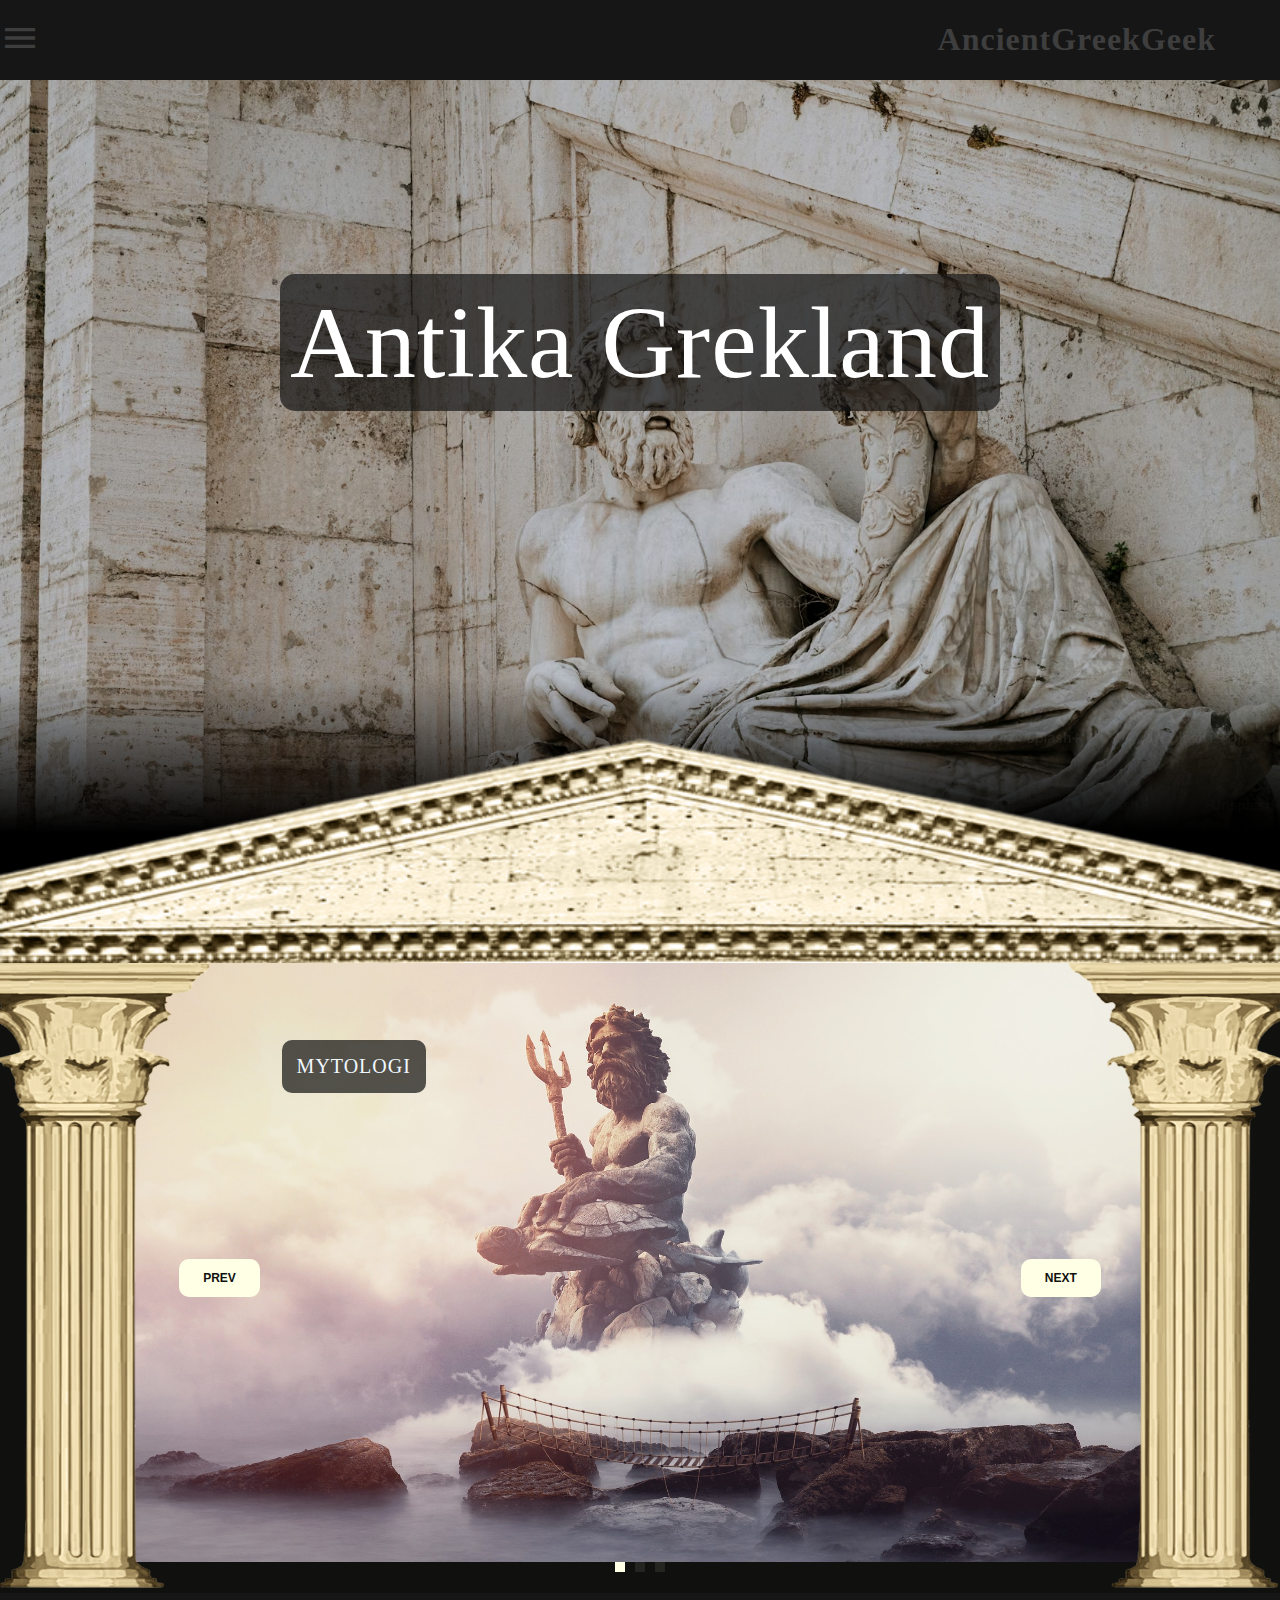
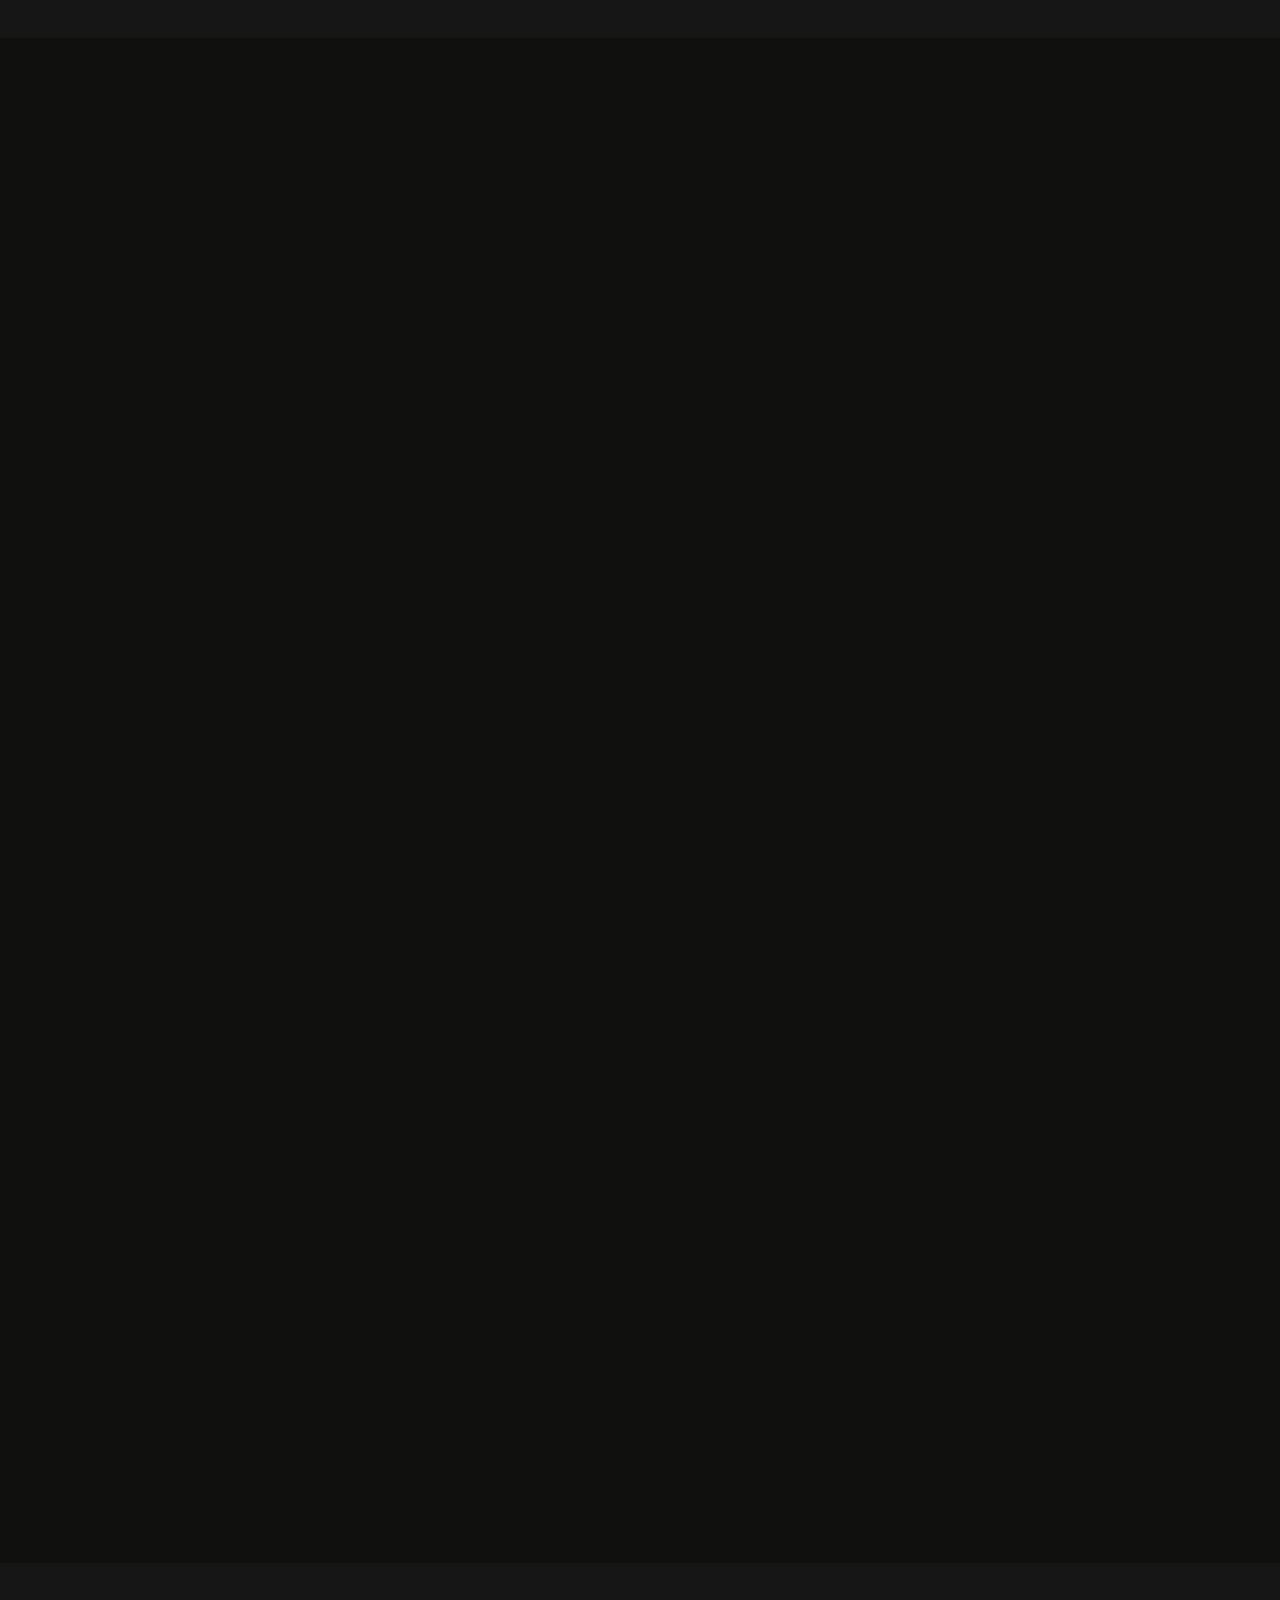
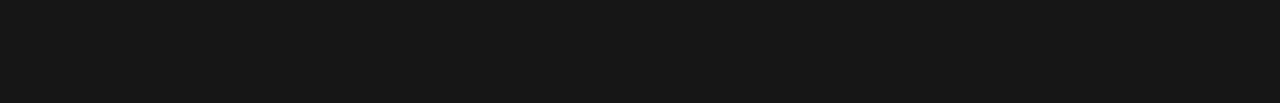
<file: index.html>
<!--
### Hamburgermeny ###
1. Förstå dokumentets struktur samt CSS.
2. Lägg till Javascript-fil
3. Få hamburgermeny att synas
4. Få fade-layer att synas och fungera
5. Lägg till eventlisteners istället för onclick



-->
<!DOCTYPE html>
<html lang="en">
<head>
    <meta charset="UTF-8">
    <meta name="viewport" content="width=device-width, initial-scale=1.0">
    <meta http-equiv="X-UA-Compatible" content="ie=edge">
    <title>AncientGreekGeek</title>
    <link href="https://fonts.googleapis.com/icon?family=Material+Icons" rel="stylesheet">
    <link rel="stylesheet" href="css/main.css">
</head>
<body>


    
    <div class="menu">
        <a class="clickable" href="index.html">Home page</a>
        <a class="clickable" href="mytology.html">mytologi</a>
        <a class="clickable" href="historia.html">historia</a>
        <a class="clickable" href="filosofi.html">filosfi</a>
    </div>


    <div class="fade-layer"></div>

    <div class="wrapper">

        <nav>
            <div class="menu-button clickable">
                <i class="material-icons">menu</i>
            </div>

            <div class="clickable" id="logo">
                <a href="index.html"><h1>AncientGreekGeek</h1></a>
            </div>
        </nav>

        <header>
            <h1 id="header_title">Antika Grekland</h1>
            <img src="img/building_top_crop.png" alt="top of buildning" class="building_top">

        </header>

        <!-- <main>      

            <div class="carousel">
                <button class="prev">Prev</button>
                <a href=""><img src="img/bumkin.jpg" alt="image 1"></a>
                <a href=""><img src="img/borste.jpg" alt="image 3"></a>
                <a href=""><img src="img/cute_little_guy.webp" alt="image 2"> </a>
               
                <button class="next">Next</button>
            </div>
        </main> -->

        <main>

            <img src="img/pillar.png" alt="first pillar" id="pillar1">
            <img src="img/pillar.png" alt="secont pillar" id="pillar2">

            <div class="carousel-container">
                <div class="carousel">
                  <div class="item active">
                    <a href="mytology.html">
                        <img src="img/poseidon.jpg" alt="Mytologi" />
                    </a>
                    <p class="caption">Mytologi</p>
                  </div>
                  <div class="item">
                    <a href="historia.html">
                        <img id="carousel_historia" src="img/spartan.jpg" alt="historia" />
                    </a>
                    <p class="caption">Historia</p>
                  </div>
                  <div class="item">
                    <a href="filosofi.html">
                        <img id="carousel_philosophy" src="img/philosophers.jpg" alt="Filosofi" />
                    </a>

                    <p class="caption">Filosofier</p>
                  </div>
                </div>
                <button class="btn prev">Prev</button>
                <button class="btn next">Next</button>
                <div class="dots"></div>
            </div>

        </main>

        <div class="ribbon"></div>




        <div id="big_profile" class="js-scroll">
            <div class="profile_pic">
                <img class="profile_img" src="img/poseidon.jpg" alt="bild">
            </div>
            <div class="profile_text">
                <h3>mytologi</h3>
                <p>Lorem, ipsum dolor sit amet consectetur adipisicing elit. Ducimus expedita, eaque labore a quas dolor.</p>
                <div class="read_more_button">
                    <a href="mytology.html">read more</a>
                </div>    
            </div>
            
        </div>
        <div id="big_profile2" class="js-scroll">
            <div class="profile_pic">
                <img class="profile_img" src="img/spartan.jpg" alt="bild">
            </div>
            <div class="profile_text" id="reverse">
                <h3>Historia</h3>
                <p>Lorem ipsum dolor sit amet, consectetur adipisicing elit. Dolores explicabo, atque, officiis soluta voluptatibus nulla, a mollitia velit necessitatibus porro repellat! Ut in dolore earum officiis quibusdam iste nihil doloribus!.</p>
                <div class="read_more_button">
                    <a href="historia.html">read more</a>
                </div>    
            </div>
            
        </div>
        <div id="big_profile3" class="js-scroll">
            <div class="profile_pic">
                <img class="profile_img" src="img/philosophers.jpg" alt="bild">
            </div>
            <div class="profile_text">
                <h3>Filosofi</h3>
                <p>Lorem ipsum dolor sit amet consectetur adipisicing elit. Consequatur quas sapiente illo et dolorum sequi atque aut asperiores minus eum, molestiae totam at exercitationem neque sit quod reiciendis aliquam. Sed? </p>   
                <div class="read_more_button">
                    <a href="filosofi.html">read more</a>
                </div>         
            </div>
            
        </div>

        <aside>
            <a href="#">Item 1</a>
            <a href="#">Item 2</a>
            <a href="#">Item 3</a>
            <a href="#">Item 4</a>
            <a href="#">Item 5</a>
        </aside>

        <footer></footer>
    </div>
    <script src= "js/main.js"></script>
</body>
</html>
</file>
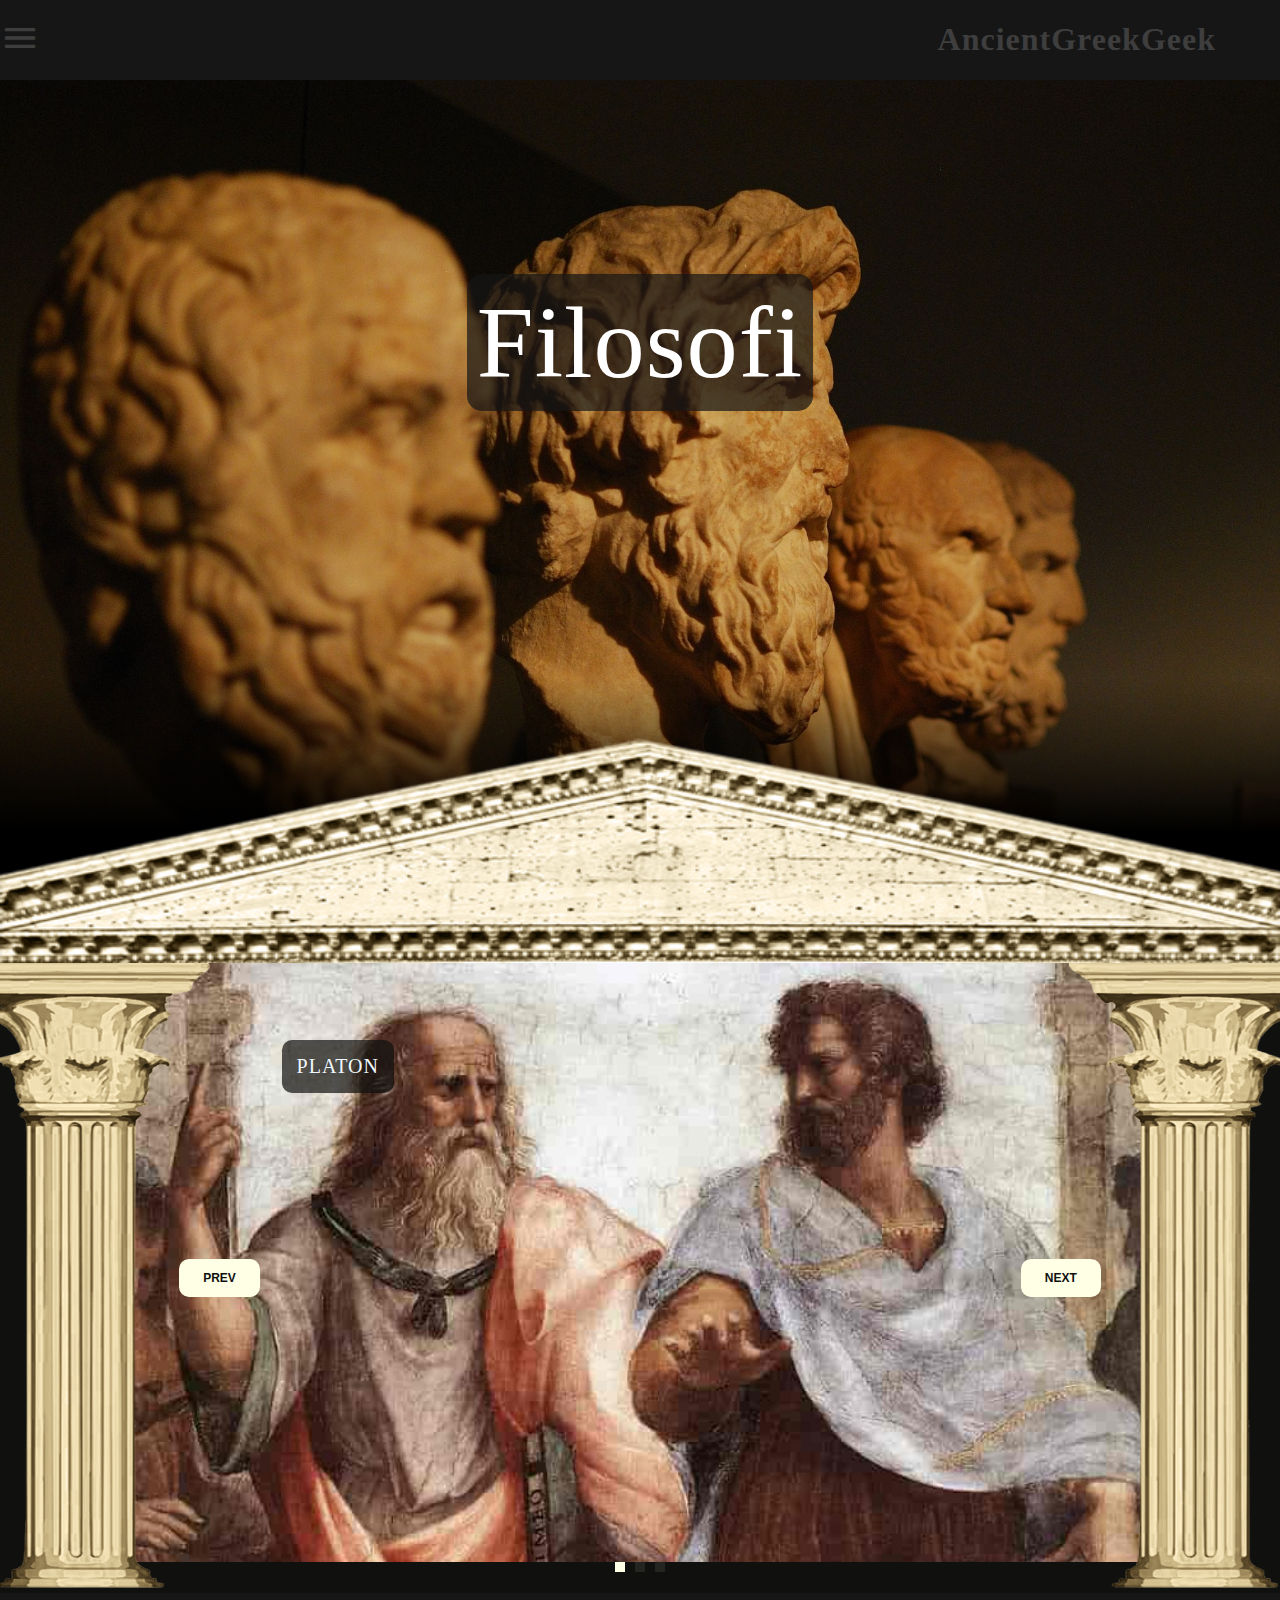
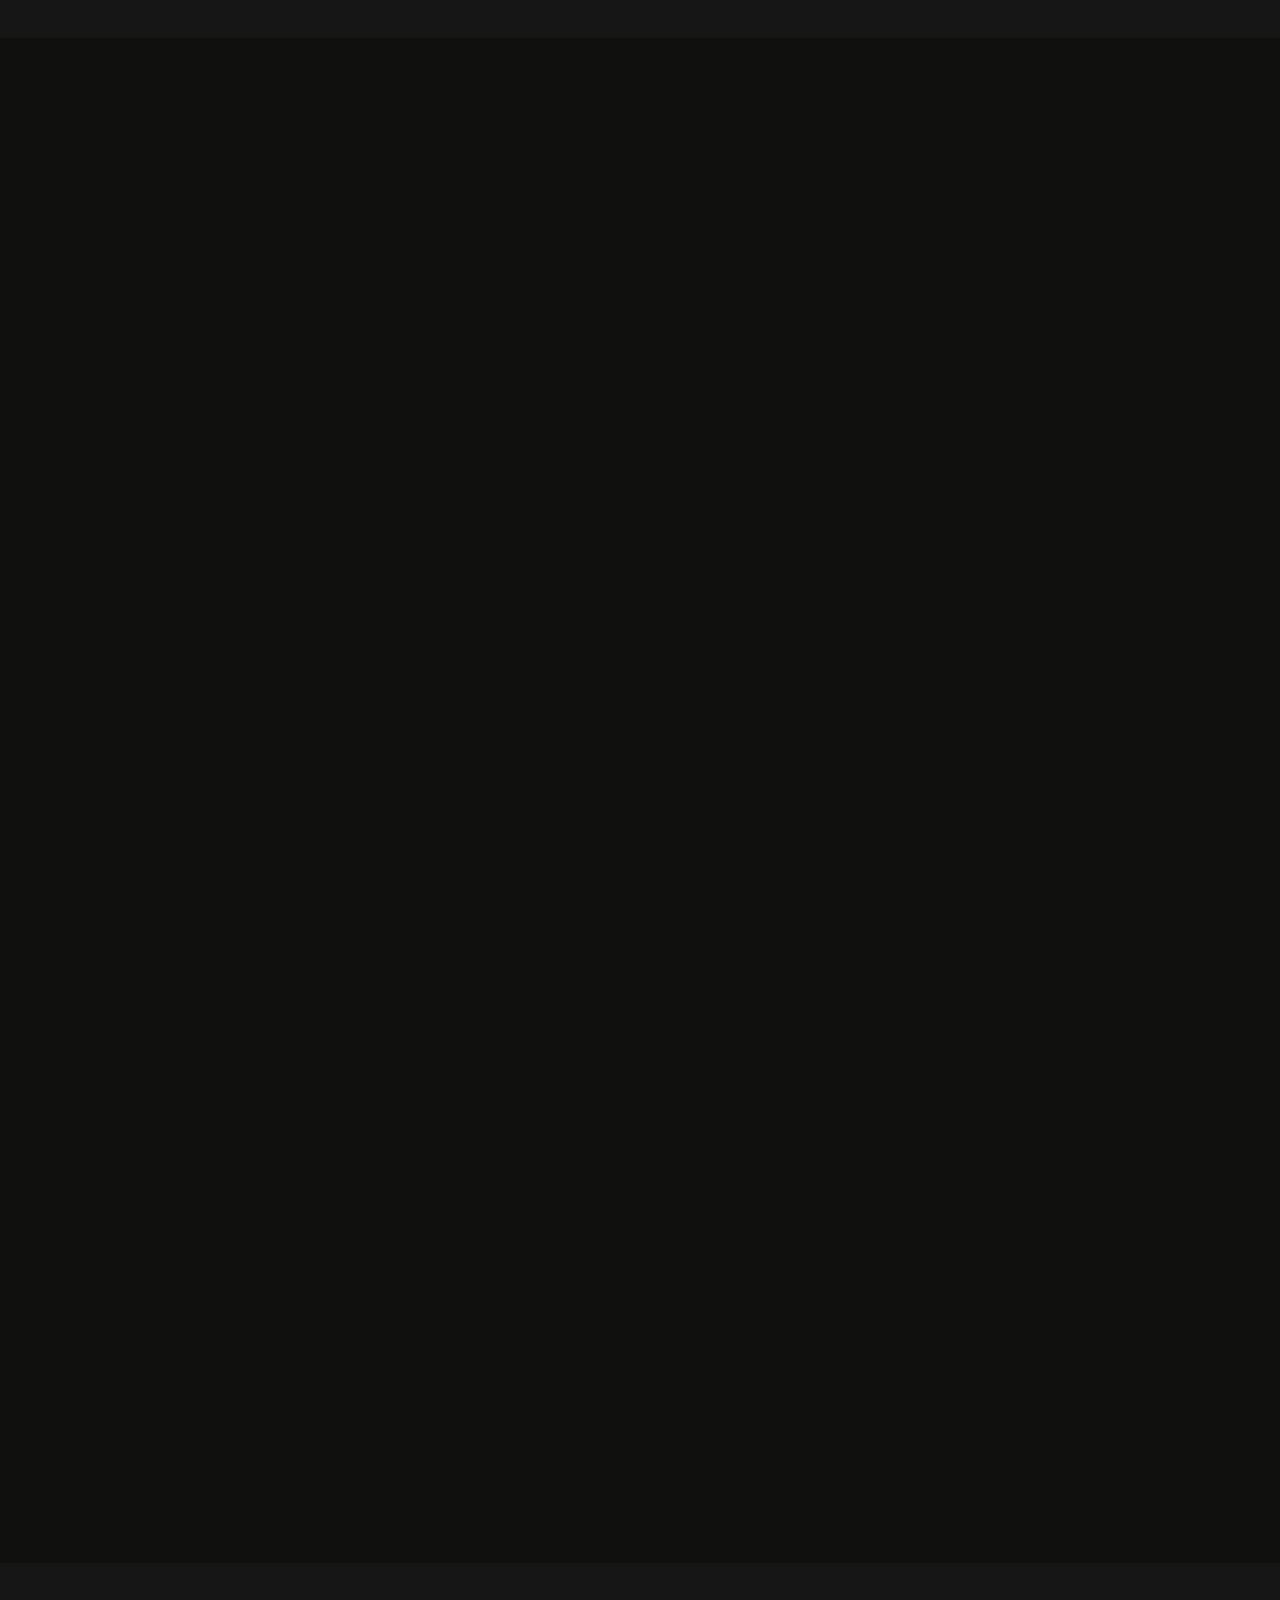
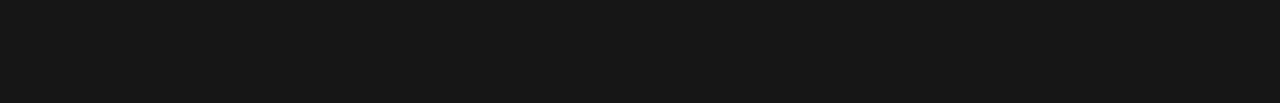
<file: filosofi.html>
<!--
### Hamburgermeny ###
1. Förstå dokumentets struktur samt CSS.
2. Lägg till Javascript-fil
3. Få hamburgermeny att synas
4. Få fade-layer att synas och fungera
5. Lägg till eventlisteners istället för onclick



-->
<!DOCTYPE html>
<html lang="en">
<head>
    <meta charset="UTF-8">
    <meta name="viewport" content="width=device-width, initial-scale=1.0">
    <meta http-equiv="X-UA-Compatible" content="ie=edge">
    <title>AncientGreekGeek</title>
    <link href="https://fonts.googleapis.com/icon?family=Material+Icons" rel="stylesheet">
    <link rel="stylesheet" href="css/main.css">
</head>
<body>


    
    <div class="menu">
        <a class="clickable" href="index.html">Home page</a>
        <a class="clickable" href="mytology.html">mytologi</a>
        <a class="clickable" href="historia.html">historia</a>
        <a class="clickable" href="filosofi.html">filosfi</a>
    </div>


    <div class="fade-layer"></div>

    <div class="wrapper">

        <nav>
            <div class="menu-button clickable">
                <i class="material-icons">menu</i>
            </div>

            <div class="clickable" id="logo">
                <a href="index.html"><h1>AncientGreekGeek</h1></a>
            </div>
        </nav>

        <header id="filosofi_header">
            <h1 id="header_title">Filosofi</h1>
            <img src="img/building_top_crop.png" alt="top of buildning" class="building_top">

        </header>

        <!-- <main>      

            <div class="carousel">
                <button class="prev">Prev</button>
                <a href=""><img src="img/bumkin.jpg" alt="image 1"></a>
                <a href=""><img src="img/borste.jpg" alt="image 3"></a>
                <a href=""><img src="img/cute_little_guy.webp" alt="image 2"> </a>
               
                <button class="next">Next</button>
            </div>
        </main> -->

        <main>

            <img src="img/pillar.png" alt="first pillar" id="pillar1">
            <img src="img/pillar.png" alt="secont pillar" id="pillar2">

            <div class="carousel-container">
                <div class="carousel">
                  <div class="item active">
                    <a href="#big_profile"><img src="img/platon.jpeg" alt="Image 1" /></a>
                    <p class="caption">Platon</p>
                  </div>
                  <div class="item">
                    <a href="#big_profile2"><img id="carousel_historia" src="img/sokrates.jpg" alt="Image 2" /></a>
                    <p class="caption">Sokrates</p>
                  </div>
                  <div class="item">
                    <a href="#big_profile3"><img id="carousel_philosophy" src="img/pythagoras.jpg" alt="Image 3"/></a>
                    <p class="caption">Pythagoras</p>
                  </div>
                </div>
                <button class="btn prev">Prev</button>
                <button class="btn next">Next</button>
                <div class="dots"></div>
            </div>

        </main>

        <div class="ribbon"></div>




        <div id="big_profile" class="js-scroll">
            <div class="profile_pic">
                <img class="profile_img" src="img/platon.jpeg">
            </div>
            <div class="profile_text">
                <h3>Platon</h3>
                <p>Lorem, ipsum dolor sit amet consectetur adipisicing elit. Ducimus expedita, eaque labore a quas dolor.</p>
                <div class="read_more_button">
                    <a href="">read more</a>
                </div>    
            </div>
            
        </div>
        <div id="big_profile2" class="js-scroll">
            <div class="profile_pic">
                <img class="profile_img" src="img/sokrates.jpg">
            </div>
            <div class="profile_text" id="reverse">
                <h3>Sokrates</h3>
                <p>Lorem ipsum dolor sit amet, consectetur adipisicing elit. Dolores explicabo, atque, officiis soluta voluptatibus nulla, a mollitia velit necessitatibus porro repellat! Ut in dolore earum officiis quibusdam iste nihil doloribus!.</p>
                <div class="read_more_button">
                    <a href="historia.html">read more</a>
                </div>    
            </div>
            
        </div>
        <div id="big_profile3" class="js-scroll">
            <div class="profile_pic">
                <img class="profile_img" src="img/pythagoras.jpg">
            </div>
            <div class="profile_text">
                <h3>pythagoras</h3>
                <p>Lorem ipsum dolor sit amet consectetur adipisicing elit. Consequatur quas sapiente illo et dolorum sequi atque aut asperiores minus eum, molestiae totam at exercitationem neque sit quod reiciendis aliquam. Sed? </p>   
                <div class="read_more_button">
                    <a href="filosofi.html">read more</a>
                </div>         
            </div>
            
        </div>

        <aside>
            <li><a href="#">Item 1</a></li>
            <li><a href="#">Item 2</a></li>
            <li><a href="#">Item 3</a></li>
            <li><a href="#">Item 4</a></li>
            <li><a href="#">Item 5</a></li>
        </aside>

        <footer></footer>
    </div>
    <script src= "js/main.js"></script>
</body>
</html>
</file>
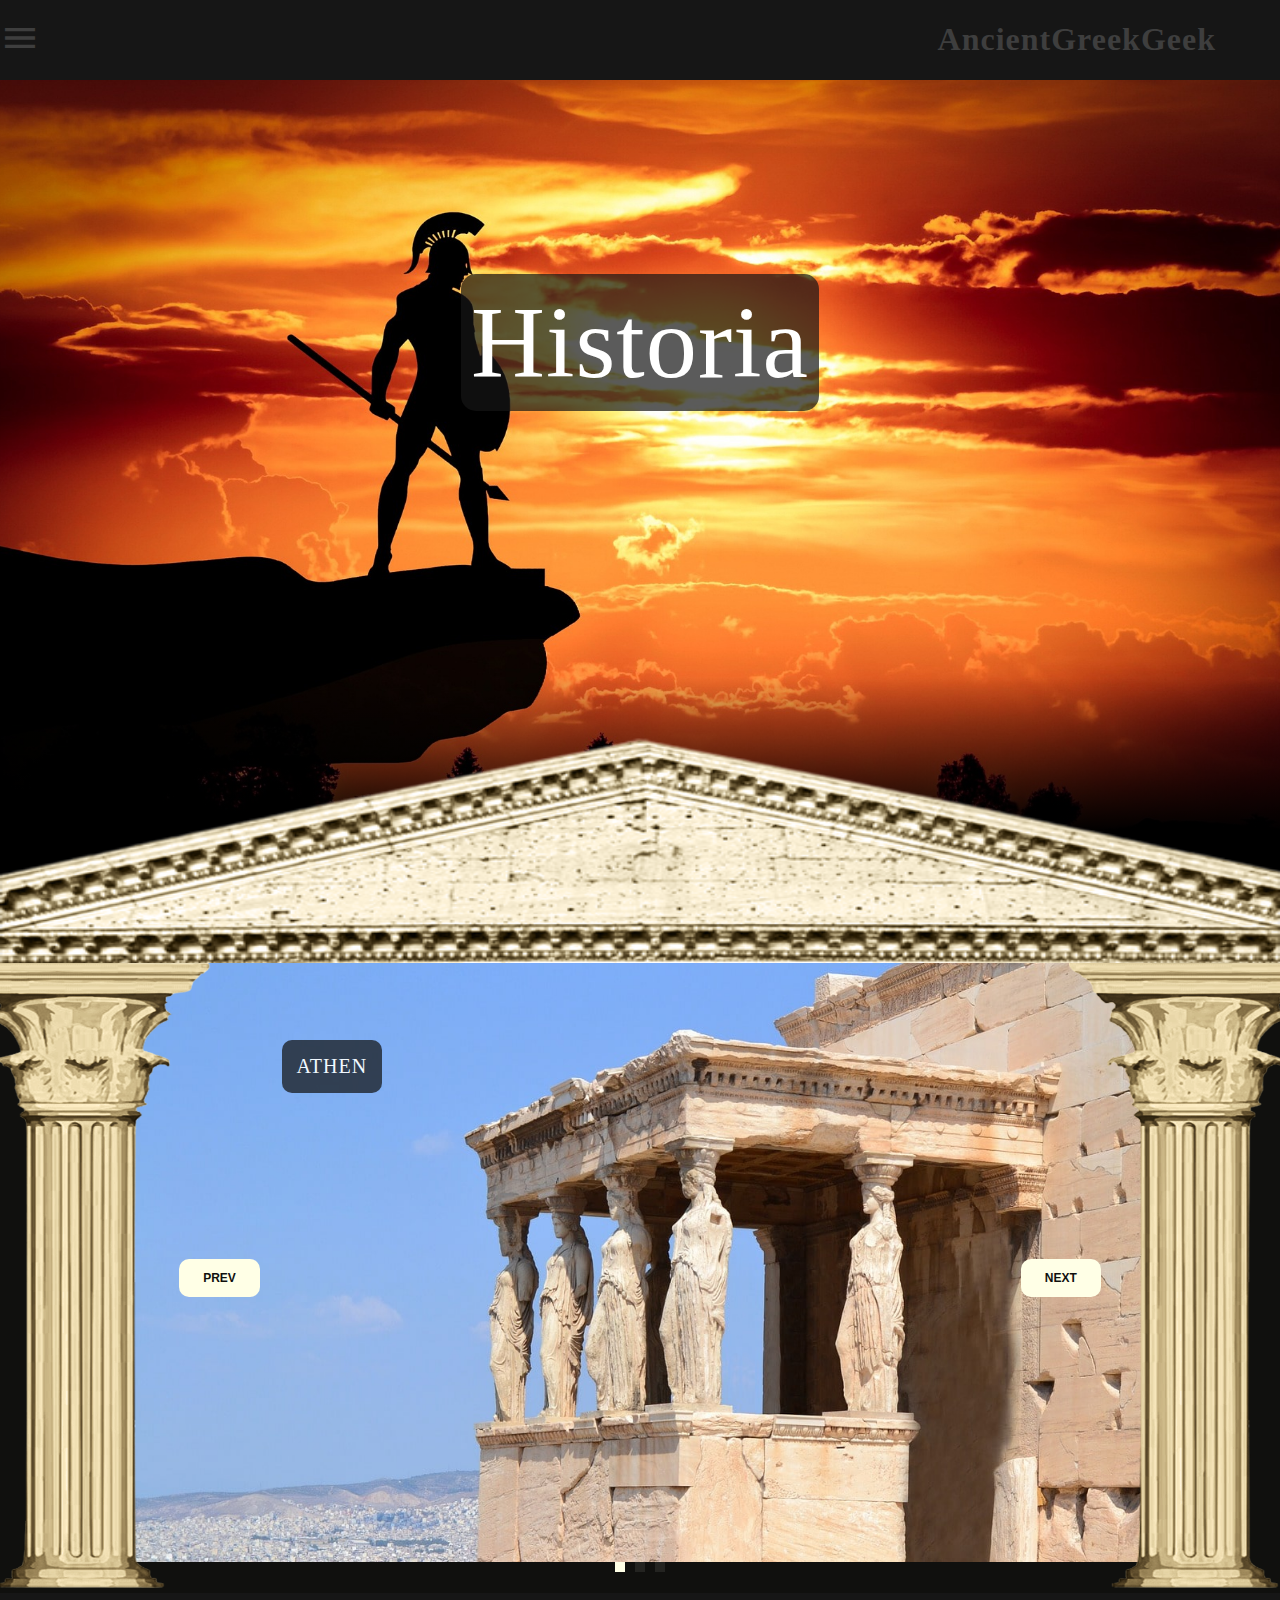
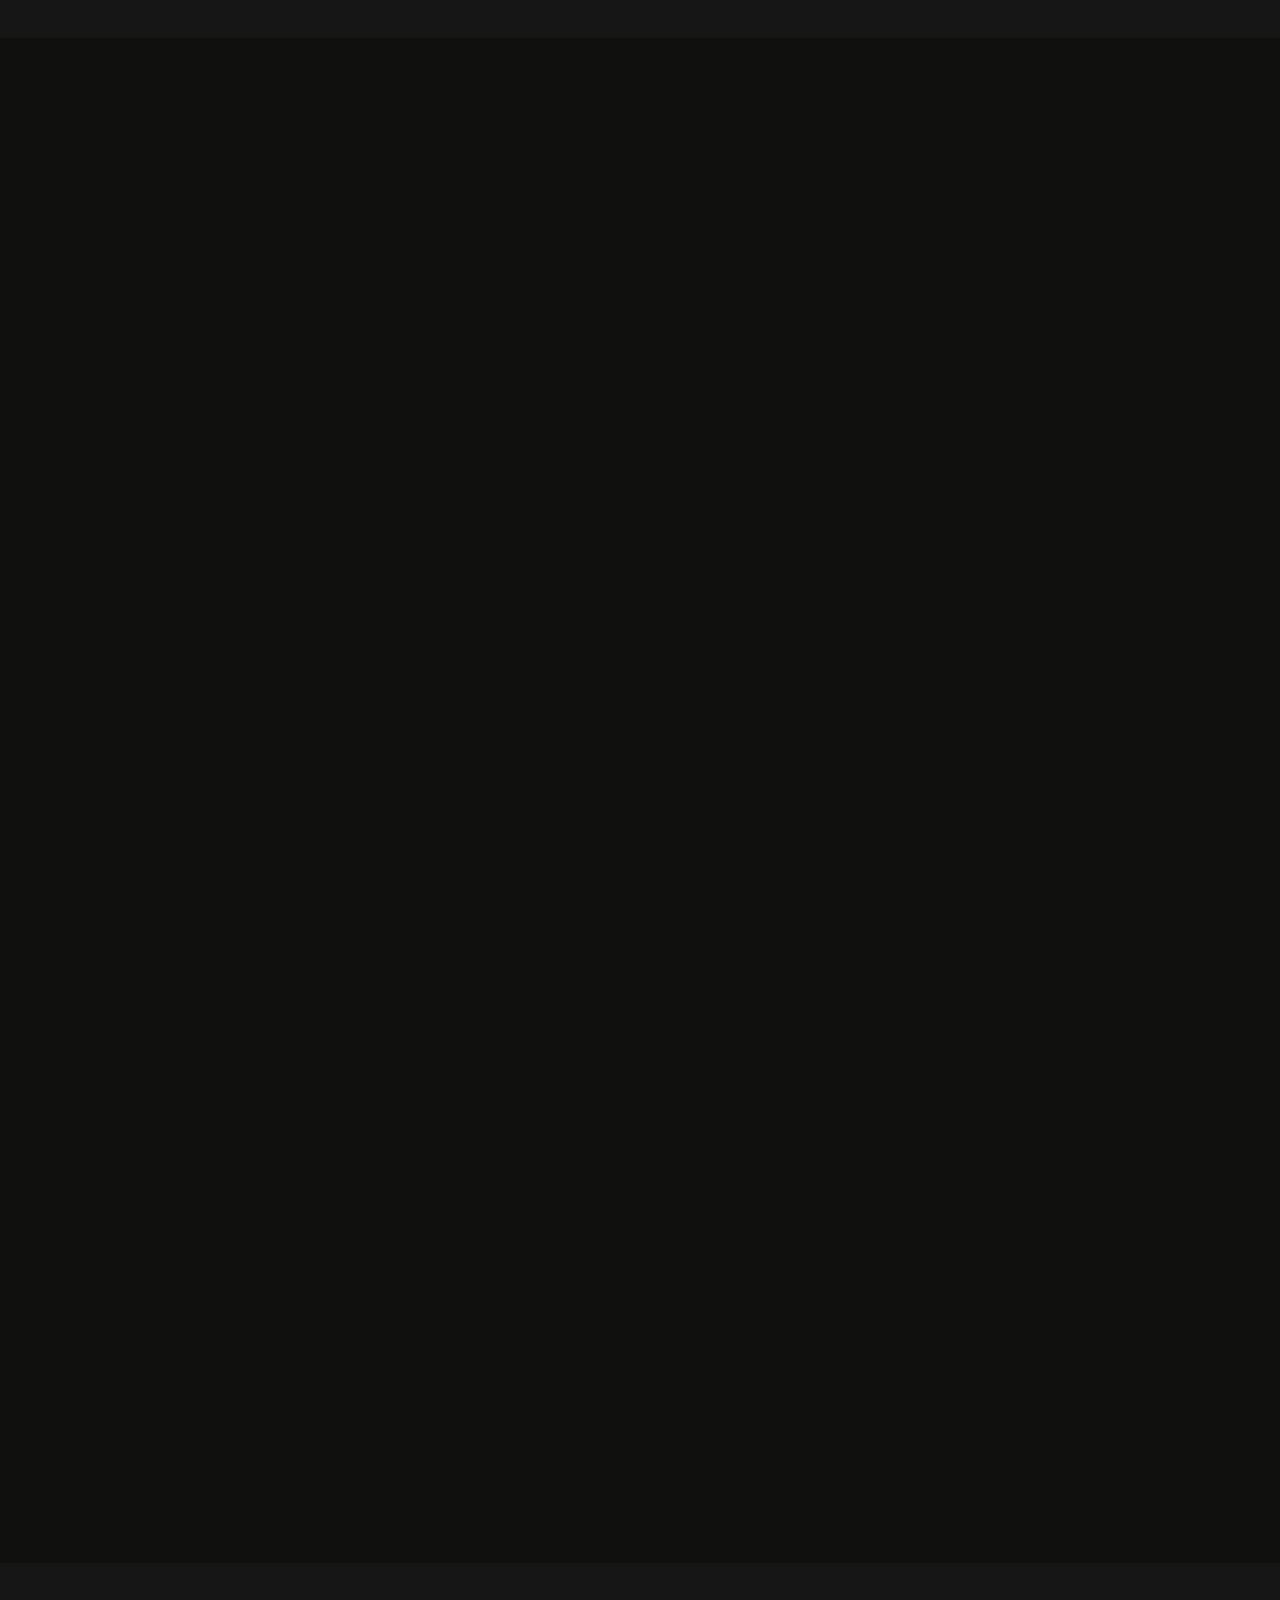
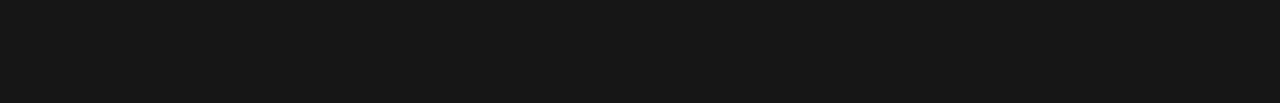
<file: historia.html>
<!--
### Hamburgermeny ###
1. Förstå dokumentets struktur samt CSS.
2. Lägg till Javascript-fil
3. Få hamburgermeny att synas
4. Få fade-layer att synas och fungera
5. Lägg till eventlisteners istället för onclick



-->
<!DOCTYPE html>
<html lang="en">
<head>
<meta charset="UTF-8">
<meta name="viewport" content="width=device-width, initial-scale=1.0">
<meta http-equiv="X-UA-Compatible" content="ie=edge">
<title>AncientGreekGeek</title>
<link href="https://fonts.googleapis.com/icon?family=Material+Icons" rel="stylesheet">
<link rel="stylesheet" href="css/main.css">
</head>
<body>



<div class="menu">
    <a class="clickable" href="index.html">Home page</a>
    <a class="clickable" href="mytology.html">mytologi</a>
    <a class="clickable" href="historia.html">historia</a>
    <a class="clickable" href="filosofi.html">filosfi</a>
</div>


<div class="fade-layer"></div>

<div class="wrapper">

    <nav>
        <div class="menu-button clickable">
            <i class="material-icons">menu</i>
        </div>

        <div class="clickable" id="logo">
            <a href="index.html"><h1>AncientGreekGeek</h1></a>
        </div>
    </nav>

    <header id="historia_header">
        <h1 id="header_title">Historia</h1>
        <img src="img/building_top_crop.png" alt="top of buildning" class="building_top">

    </header>

    <!-- <main>      

        <div class="carousel">
            <button class="prev">Prev</button>
            <a href=""><img src="img/bumkin.jpg" alt="image 1"></a>
            <a href=""><img src="img/borste.jpg" alt="image 3"></a>
            <a href=""><img src="img/cute_little_guy.webp" alt="image 2"> </a>
            
            <button class="next">Next</button>
        </div>
    </main> -->

    <main>

        <img src="img/pillar.png" alt="first pillar" id="pillar1">
        <img src="img/pillar.png" alt="secont pillar" id="pillar2">

        <div class="carousel-container">
            <div class="carousel">
                <div class="item active">
                <a href="#big_profile"><img src="img/athen.jpg" alt="Image 1" /></a>
                <p class="caption">Athen</p>
                </div>
                <div class="item">
                <a href="#big_profile2"><img id="carousel_historia" src="img/spartan.jpg" alt="Image 2" /></a>
                <p class="caption">Spartanerna</p>
                </div>
                <div class="item">
                <a href="#big_profile3"><img id="carousel_philosophy" src="img/brottning.jpg" alt="Image 3"/></a>
                <p class="caption">Olympiska spelen</p>
                </div>
            </div>
            <button class="btn prev">Prev</button>
            <button class="btn next">Next</button>
            <div class="dots"></div>
        </div>

    </main>

    <div class="ribbon"></div>




    <div id="big_profile" class="js-scroll">
        <div class="profile_pic">
            <img class="profile_img" src="img/athen.jpg">
        </div>
        <div class="profile_text">
            <h3>Athen</h3>
            <p>Lorem, ipsum dolor sit amet consectetur adipisicing elit. Ducimus expedita, eaque labore a quas dolor.</p>
            <div class="read_more_button">
                <a href="">read more</a>
            </div>    
        </div>
        
    </div>
    <div id="big_profile2" class="js-scroll">
        <div class="profile_pic">
            <img class="profile_img" src="img/spartan.jpg">
        </div>
        <div class="profile_text" id="reverse">
            <h3>Spartanerna</h3>
            <p>Lorem ipsum dolor sit amet, consectetur adipisicing elit. Dolores explicabo, atque, officiis soluta voluptatibus nulla, a mollitia velit necessitatibus porro repellat! Ut in dolore earum officiis quibusdam iste nihil doloribus!.</p>
            <div class="read_more_button">
                <a href="">read more</a>
            </div>    
        </div>
        
    </div>
    <div id="big_profile3" class="js-scroll">
        <div class="profile_pic">
            <img class="profile_img" src="img/brottning.jpg">
        </div>
        <div class="profile_text">
            <h3>De olympiska spelen</h3>
            <p>Lorem ipsum dolor sit amet consectetur adipisicing elit. Consequatur quas sapiente illo et dolorum sequi atque aut asperiores minus eum, molestiae totam at exercitationem neque sit quod reiciendis aliquam. Sed? </p>   
            <div class="read_more_button">
                <a href="">read more</a>
            </div>         
        </div>
        
    </div>

    <aside>
        <li><a href="#">Item 1</a></li>
        <li><a href="#">Item 2</a></li>
        <li><a href="#">Item 3</a></li>
        <li><a href="#">Item 4</a></li>
        <li><a href="#">Item 5</a></li>
    </aside>

    <footer></footer>
</div>
<script src= "js/main.js"></script>
</body>
</html>
</file>
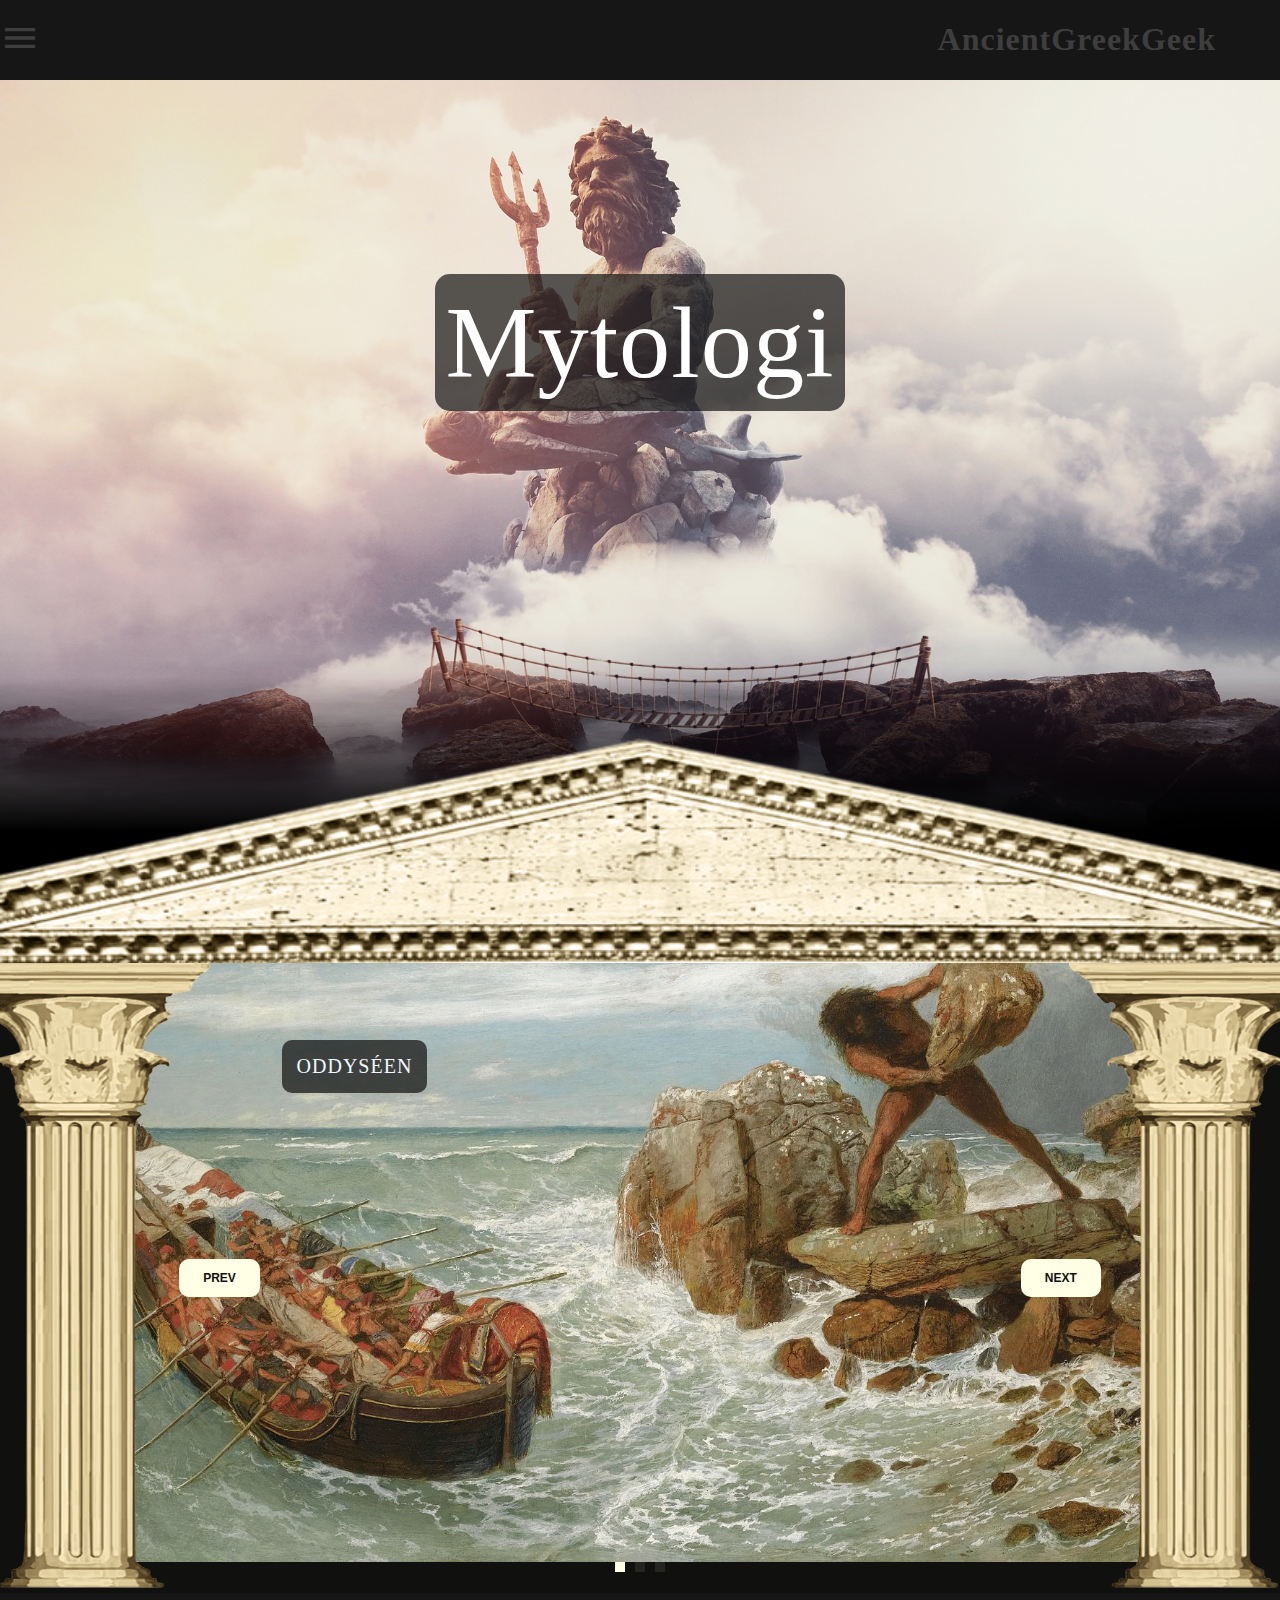
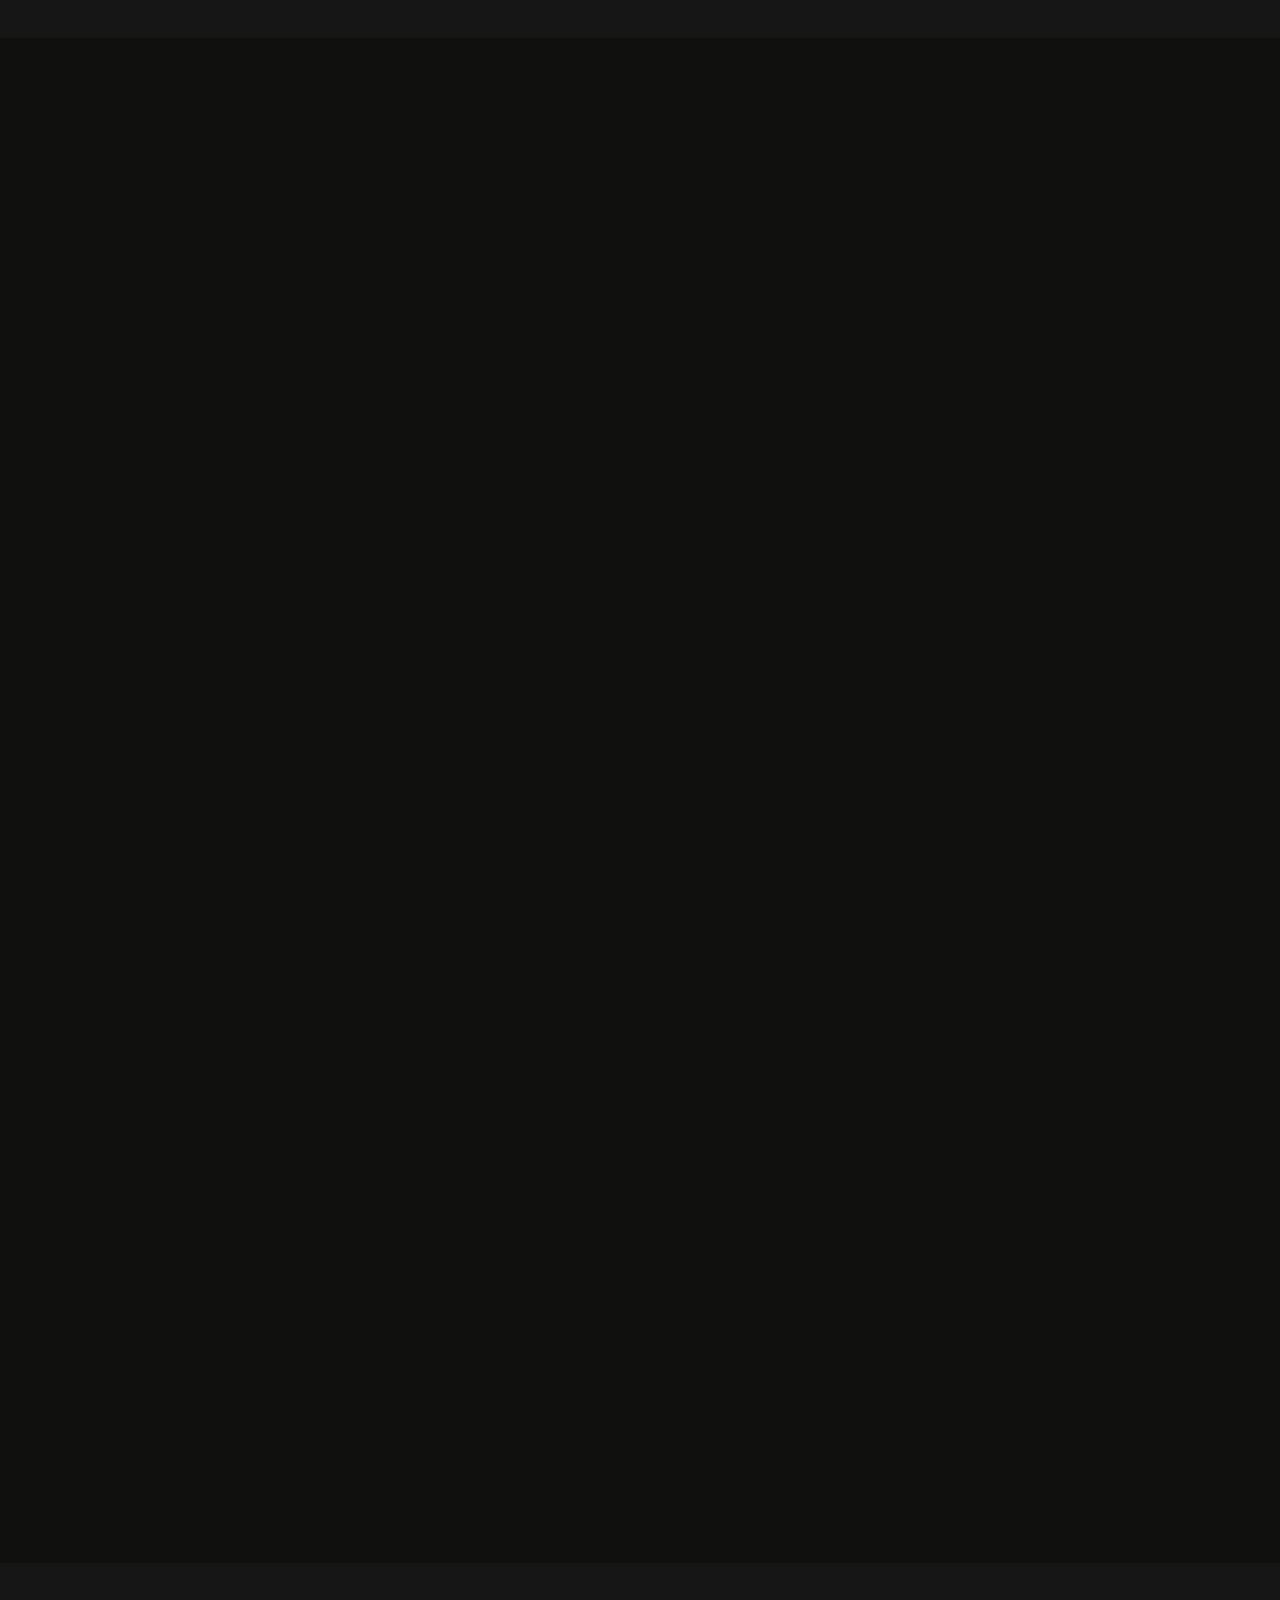
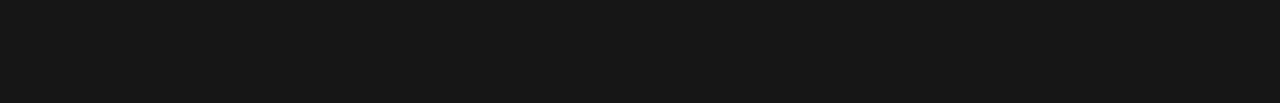
<file: mytology.html>
<!--
### Hamburgermeny ###
1. Förstå dokumentets struktur samt CSS.
2. Lägg till Javascript-fil
3. Få hamburgermeny att synas
4. Få fade-layer att synas och fungera
5. Lägg till eventlisteners istället för onclick



-->
<!DOCTYPE html>
<html lang="en">
<head>
    <meta charset="UTF-8">
    <meta name="viewport" content="width=device-width, initial-scale=1.0">
    <meta http-equiv="X-UA-Compatible" content="ie=edge">
    <title>AncientGreekGeek</title>
    <link href="https://fonts.googleapis.com/icon?family=Material+Icons" rel="stylesheet">
    <link rel="stylesheet" href="css/main.css">
</head>
<body>


    
    <div class="menu">
        <a class="clickable" href="index.html">Home page</a>
        <a class="clickable" href="mytology.html">mytologi</a>
        <a class="clickable" href="historia.html">historia</a>
        <a class="clickable" href="filosofi.html">filosfi</a>
    </div>


    <div class="fade-layer"></div>

    <div class="wrapper">

        <nav>
            <div class="menu-button clickable">
                <i class="material-icons">menu</i>
            </div>

            <div class="clickable" id="logo">
                <a href="index.html"><h1>AncientGreekGeek</h1></a>
            </div>
        </nav>

        <header id="mytologi_header">
            <h1 id="header_title">Mytologi</h1>
            <img src="img/building_top_crop.png" alt="top of buildning" class="building_top">

        </header>

        <!-- <main>      

            <div class="carousel">
                <button class="prev">Prev</button>
                <a href=""><img src="img/bumkin.jpg" alt="image 1"></a>
                <a href=""><img src="img/borste.jpg" alt="image 3"></a>
                <a href=""><img src="img/cute_little_guy.webp" alt="image 2"> </a>
               
                <button class="next">Next</button>
            </div>
        </main> -->

        <main>

            <img src="img/pillar.png" alt="first pillar" id="pillar1">
            <img src="img/pillar.png" alt="secont pillar" id="pillar2">

            <div class="carousel-container">
                <div class="carousel">
                  <div class="item active">
                    <a href="#big_profile"><img src="img/odysséen.jpg" alt="Image 1" /></a>
                    <p class="caption">Oddyséen</p>
                  </div>
                  <div class="item">
                    <a href="#big_profile2"><img id="carousel_historia" src="img/trojansk_hast.jpg" alt="Image 2" /></a>
                    <p class="caption">Iliaden</p>
                  </div>
                  <div class="item">
                    <a href="#big_profile3"><img id="carousel_philosophy" src="img/medusa.jpg" alt="Image 3"/></a>
                    <p class="caption">Medusa</p>
                  </div>
                </div>
                <button class="btn prev">Prev</button>
                <button class="btn next">Next</button>
                <div class="dots"></div>
            </div>

        </main>

        <div class="ribbon"></div>




        <div id="big_profile" class="js-scroll">
            <div class="profile_pic">
                <img class="profile_img" src="img/odysséen.jpg">
            </div>
            <div class="profile_text">
                <h3>Oddyséen</h3>
                <p>Lorem, ipsum dolor sit amet consectetur adipisicing elit. Ducimus expedita, eaque labore a quas dolor.</p>
                <div class="read_more_button">
                    <a href="">read more</a>
                </div>    
            </div>
            
        </div>
        <div id="big_profile2" class="js-scroll">
            <div class="profile_pic">
                <img class="profile_img" src="img/trojansk_hast.jpg">
            </div>
            <div class="profile_text" id="reverse">
                <h3>Iliaden</h3>
                <p>Lorem ipsum dolor sit amet, consectetur adipisicing elit. Dolores explicabo, atque, officiis soluta voluptatibus nulla, a mollitia velit necessitatibus porro repellat! Ut in dolore earum officiis quibusdam iste nihil doloribus!.</p>
                <div class="read_more_button">
                    <a href="">read more</a>
                </div>    
            </div>
            
        </div>
        <div id="big_profile3" class="js-scroll">
            <div class="profile_pic">
                <img class="profile_img" src="img/medusa.jpg">
            </div>
            <div class="profile_text">
                <h3>Meduca</h3>
                <p>Lorem ipsum dolor sit amet consectetur adipisicing elit. Consequatur quas sapiente illo et dolorum sequi atque aut asperiores minus eum, molestiae totam at exercitationem neque sit quod reiciendis aliquam. Sed? </p>   
                <div class="read_more_button">
                    <a href="">read more</a>
                </div>         
            </div>
            
        </div>

        <aside>
            <li><a href="#">Item 1</a></li>
            <li><a href="#">Item 2</a></li>
            <li><a href="#">Item 3</a></li>
            <li><a href="#">Item 4</a></li>
            <li><a href="#">Item 5</a></li>
        </aside>

        <footer></footer>
    </div>
    <script src= "js/main.js"></script>
</body>
</html>
</file>
<file: css/main.css>
/* __________________________________________________________________________________ */
  /* DATOR_____________________________________________________________________________ */
  .wrapper {
      display: grid;
      grid-template-rows: 7vh 100vh 70vh 5vh 55vh 55vh 55vh 20vh;
      grid-template-columns: 50% 50%;
      height: 100%;
      width: 100%;
      grid-template-areas:
      'nav nav '
      'hd hd'
      'mn mn'
      'ri ri'
      'bpf bpf'
      'bpf2 bpf2'
      'bpf3 bpf3'
      'ft ft'

  }

  body{

    background-color: #10100e;
    font-size: medium;
    height: auto;
    overflow-x: hidden;
    margin: 0px;
    letter-spacing: 1px;
    /* font-family: Verdana, Geneva, Tahoma, sans-serif;
    */
  }
  
  h1 {
  
      color: #3e3e3e;
  
  }
  
  html{
    scroll-behavior: smooth;
  }
  
  .menu{
      display: flex;
      height: 100vh;
      width: 30vw;
      background: #161616;
      position: fixed;
      left: -100vw;
      transition: left 0.5s;
      box-shadow: 10px 0px 21px -10px rgba(0,0,0,0.75);
      z-index: 29;
      box-shadow: none;
      font-size: large;
      align-items: center;
      justify-content: space-evenly;
      flex-direction: column;
  }
  a {
      text-decoration: none;
      color: black;
      
  }
  
  .menu-button i.material-icons{
      font-size: 2.5rem;
  }
  
  .show{
      left: 0vh;
  }
  
  .fade-layer{
      position: fixed;
      top: 0;
      left: 0;
      right: 0;
      bottom: 0;
      background-color: rgba(0, 0, 0, 0.5);
      display: none;
      z-index: 28;
      animation: fadeIn 0.5s;
  }
  
  @keyframes fadeIn {
      0% { opacity: 0; }
      100% { opacity: 1; }
    }
  
  .fade-layer.visible{
      display: block;
  }
  
  
  #carousel_historia{
  
    object-fit: cover;
  
  }
  
  #carousel_philosophy{
    object-fit: fill;
  }
  
  .carousel-container {
      width: 80%;
      height: 70vh;
      margin: auto;
      position: relative;
      display: flex;
      flex-direction: column;
      gap: var(--lx-gap);
      object-fit: contain;
    
      .carousel {
        /* aspect-ratio: 16/9; */
        width: 100%;
        height: 95%;
        position: relative;
        object-fit: contain;
    
        .item {
          opacity: 0;
          width: 100%;
          height: 100%;
          display: none;
          transition: opacity 0.5s ease-in-out;
          object-fit: contain;
    
          img {
            width: 100%;
            height: 100%;
            object-fit: cover;
            object-position: top;
          }
    
          .caption {
            /* padding: var(--lx-space-01); */
            position: absolute;
            bottom: 0;
            text-transform: uppercase;
            text-align: center;
            font-size: 20px;
            background-color: rgb(16, 16, 14, 0.7);
            padding: 15px;
            border-radius: 10px;
            bottom: 75%;
            left: 15%;
          }
    
          &.active {
            opacity: 1;
            display: block;
          }
        }
      }
      
    
      .btn {
        padding: 1em 2em;
        position: absolute;
        transform: translateY(-50%);
        top: 50%;
        outline: none;
        border: none;
        cursor: pointer;
        text-transform: uppercase;
        font-size: 12px;
        font-weight: 900;
        color: #10100e;
        background-color: #ffffe6;
        transition: transform 0.2s ease-in-out;
        z-index: 25;
        border-radius: 10px;
    
        &:active,
        &:focus {
          transform: translateY(-50%) scale(0.9);
        }
    
        &:hover {
          transform: translateY(-50%) scale(1.1);
        }
      }
    
      .prev {
        left: 5%;
      }
    
      .next {
        right: 5%;
      }
    
      .dots {
        display: flex;
        align-items: center;
        justify-content: center;
        position: static;
        justify-self: end;
        gap: 10px;
    
        .dot {
          cursor: pointer;
          height: 10px;
          width: 10px;
          background-color: #242421;
          transition: background-color 0.2s ease;
    
          &.active,
          &:hover {
            background-color: #ffffe6;
          }
        }
      }
    }
  /* .carousel {
      position: relative;
      width: 100%;
      height: 100%;
      /* display: grid;
      align-items: center;
      justify-content: center; */
      /* object-position: center; */
      /* display: grid; */
      /* align-items: center; */
      /* position: absolute;
      align-content: center;
      justify-content: center; */
  
  
  /* } */
  /* 
  .carousel img {
      height: 45vh;
      width: 100vw;
      position: relative; */
  
  /* } */
  
  /* .carousel button {
      position: absolute;
      top: 50%;
      transform: translateY(-50%);
      background-color: transparent;
      border: none;
      color: white;
      font-size: 32px;
      cursor: pointer;
      z-index: 20 ;
  
    } */
    
    /* .carousel .prev {
      left: 20px;
    }
    .carousel .next {
      right: 20px;
    }
  
    .nekst{
  
      left: 200vh; */
  /* 
    } */
    .building_top{
      align-self: end;
      width: 100vw;
      height: 25vh;
      z-index: 5;
  
  
  
    }
  
    #pillar1{
      /* justify-self: left; */
      height: 100%;
      width: 30vh;
      position: absolute;
      z-index: 10;
      right: -5vh;
    }
  
    #pillar2{
      
      /* justify-self: right; */
      height: 100%;
      width: 30vh;
      position: absolute;
      z-index: 10;
      left: -5vh;
    }
  
    .ribbon{
      background-color: #161616;
      grid-area: ri;
    }
  
    .header2{
  
      background-image: url(../img/threee_statues.jpg);
  }
  
  #filosofi_header{
    background-image: url(../img/philosophers.jpg);
  }
  
  #mytologi_header{
    background-image: url(../img/poseidon.jpg);
  }
  
  #historia_header{
    background-image: url(../img/spartan.jpg);
  }
  
      p, h3, a{
          color: aliceblue;
      }
  
      #logo{
        right: 5%;
        position: relative;
      }
  
      .read_more_button{
  
        background-color: #10100e;
        padding: 10px;
        width: fit-content;
        border-radius: 5px;
        transition: transform 0.3s;
      }
      .read_more_button:hover, .clickable:hover{
        transform: scale(1.1)
  
      }
  
      .clickable{
  
        transition: transform 0.3s;
  
      }
  
  
      .js-scroll {
        opacity: 0;
        transition: opacity 5000ms;
        transition: ease-in 1s;
        position: relative;
        right: 50vw;
      }
      .scrolled {
        left: 0px;
        opacity: 1;
  
      }
  
      #header_mythology{
  
        background-image: url(../img/poseidon.jpg);
  
  
      }

  main {

      grid-area: mn;
      margin: 0px;
      display: grid;
      position: relative;
      transition: top 0.5s;
      overflow: hidden;
      object-fit: contain;
      /* background-color: #161616; */
  }





  header {

      grid-area: hd;
      text-align: center;
      margin: 0px;
      object-position: center;
      background-image: url(../img/hmm_rome.avif);
      background-size: cover;
      display: grid;
      justify-content: center;
      object-fit: contain;  
      background-position: center;
      font-size: 4vw;
  }

  #header_title{
    background: rgb(22, 22, 22, 0.7);
    width: fit-content;
    height: fit-content;
    padding: 10px;
    justify-self: center;
    top: 30%;
    position: relative;
    border-radius: 15px;
    color: white;
    font-weight: normal;

  }

  header:after {
      content: "";
      position: absolute;
      object-position: bottom;
      bottom: 0px;
      left: 0px;
      right: 0px;
      background: linear-gradient(to bottom, rgba(0, 0, 0, 0) 1%, rgba(0, 0, 0, 1) 70%);
      height: 25%;
    }

  nav {

      grid-area: nav;
      margin: 0px;
      object-position: center;
      /* position: fixed; */
      background-color: #161616;
      color: #3e3e3e;
      display: flex;
      flex-direction: row;
      justify-content: space-between;
      /* padding: 0px 5px; */
      align-items: center;
      z-index: 26;
      position: fixed;
      width: 100vw;
      height: auto;


  }

  footer{

    grid-area: ft;
    background-color: #161616;
    margin-top: 40px;

  }

  aside{
      grid-area: as;
      background-color: whitesmoke;
      display: none;

  }

  .profile_img{

      width: 80%;
      height: 70%;
      border-radius: 20px;
  }

  .profile_pic {

      grid-area: pf1;

      margin: 30px 60px 30px 60px;
      object-position: center;
      display: flex;
      align-items: center;
      flex-direction: column;
      justify-content: center;
      border-radius: 15px;
      background-color: #10100e;


  }

  .profile_text {

      grid-area: bpf;

      margin: 0px;
      object-position: center;
      display: flex;
      flex-direction: column;
      margin-top: 0px;
      justify-content: center;
      padding: 0px 5px;
      width: 60%;

  }

  #big_profile {

      grid-area: bpf;

      margin: 20px 45px;
      object-position: center;
      display: flex;
      flex-direction: row;
      justify-content: space-between;
      padding: 0px 5px;
      background-color: #161616;
      border-radius: 15px;

  }

  #big_profile2 {

    grid-area: bpf2;

    margin: 20px 45px;
    object-position: center;
    display: flex;
    flex-direction: row-reverse;
    justify-content: center;
    text-align: right;
    padding: 0px 5px;
    background-color: #161616;
    border-radius: 15px;

}

#reverse{

  align-items: end;

}


#big_profile3 {

  grid-area: bpf3;

  margin: 20px 45px;
  object-position: center;
  display: flex;
  flex-direction: row;
  justify-content: space-between;
  padding: 0px 5px;
  background-color: #161616;
  border-radius: 15px;

}

  .menu-button{
      cursor: pointer;
      /* display: none; */
  }

  #pillar1{
      /* justify-self: left; */
      height: 100%;
      width: 20%;
      position: absolute;
      z-index: 10;
      right: -5vh;
    }
  
    #pillar2{
      
      /* justify-self: right; */
      height: 100%;
      width: 20%;
      position: absolute;
      z-index: 10;
      left: -5vh;
    }


/*
TELEFONSKÄRM            ----------------------------------------------------------------------------
*/

@media screen and (max-width: 600px) {

  .wrapper{
      display: grid;
      grid-template-rows: 5vh 85vh 50vh 5vh 85vh 85vh 85vh 20vh;
      grid-template-columns: 100%;
      height: 200vh;
      width: 100%;
      grid-template-areas:
      'nav'
      'hd'
      'mn'
      'ri'
      'bpf'
      'bpf2'
      'bpf3'
      'ft'

  }

  .building_top{
    height: auto;
  }

  .menu-button{
      cursor: pointer;
      display: block;
  }

  .menu{

      top: -100vh;
      width: 100vw;
      height: 100vh;
      left: 0vh;
      transition: top 0.5s;

  }


  .show{
      top: 0vh;
  }

  
  .fade-layer{

      position: fixed;
      top: 0;
      left: 0;
      right: 0;
      bottom: 0;
      background-color: #161616;
      display: none;
      z-index: 28;
      animation: fadeIn 0.3s;

  }

  

/* 
  main {

      grid-area: mn;
      margin: 0px;
      display: grid;
      position: relative;
      overflow-x: hidden;

  }
    */


  /* header {

      grid-area: hd;
      text-align: center;
      margin: 0px;
      object-position: center;
      background-image: url(../img/threee_statues.jpg);
      background-size: cover;
      display: grid;
      justify-content: center;
      object-fit: contain;  
  } */

  nav {

      grid-area: nav;
      z-index: 30;
      height: 5vh;
      /* margin: 0px;
      object-position: center;
      display: flex;
      flex-direction: row;
      justify-content: space-between;
      padding: 0px 5px;
      align-items: center; */


  }

  aside{
      grid-area: as;
      background-color: bisque;
      display: none;

  }

  /* .profile_img{
      width: 85vw;
      height: 25vh;
      border-radius: 10px;
  } */

  #big_profile{

    flex-direction: column;
    align-items: center;
    justify-content: start;
    margin: 5px;


  }
  #big_profile2{

    flex-direction: column;
    align-items: center;
    justify-content: start;
    margin: 5px;



  }
  #big_profile3{

    flex-direction: column;
    align-items: center;
    justify-content: start;
    margin: 5px;

  }

  .profile_text{
    width: 70%;
  }
  .profile_pic {

      margin: 5% 10% 5% 10%;
      flex-direction: row;
      object-position: left;
      width: 80%;
      height: 40%;
  }

  .profile_img{
    width: 80%;
    height: 90%;
  }

  header:after {

    align-self: baseline;
    background: linear-gradient(to bottom, rgba(0, 0, 0, 0) 1%, rgba(0, 0, 0, 1) 40%);
    height: 30%;
  }

  .carousel-container{
    width: 100%;
    height: 50vh;

    .carousel{
      height: 90%;
      width: 100%;
    }
  }

  /* #profile2 {

      grid-area: pf2;

      margin: 0px;
      object-position: center;
      display: flex;
      flex-direction: column;
      padding: 0px 5px;

  } */

  /* #profile3 {

      grid-area: pf3;

      margin: 0px;
      object-position: center;
      display: flex;
      flex-direction: row;
      justify-content: space-between;
      padding: 0px 5px; */

  }

  /* body{

      background-color: blanchedalmond;
      font-size: small;
      color: burlywood;
      height: auto;

  }  */

/*     
} */
</file>
